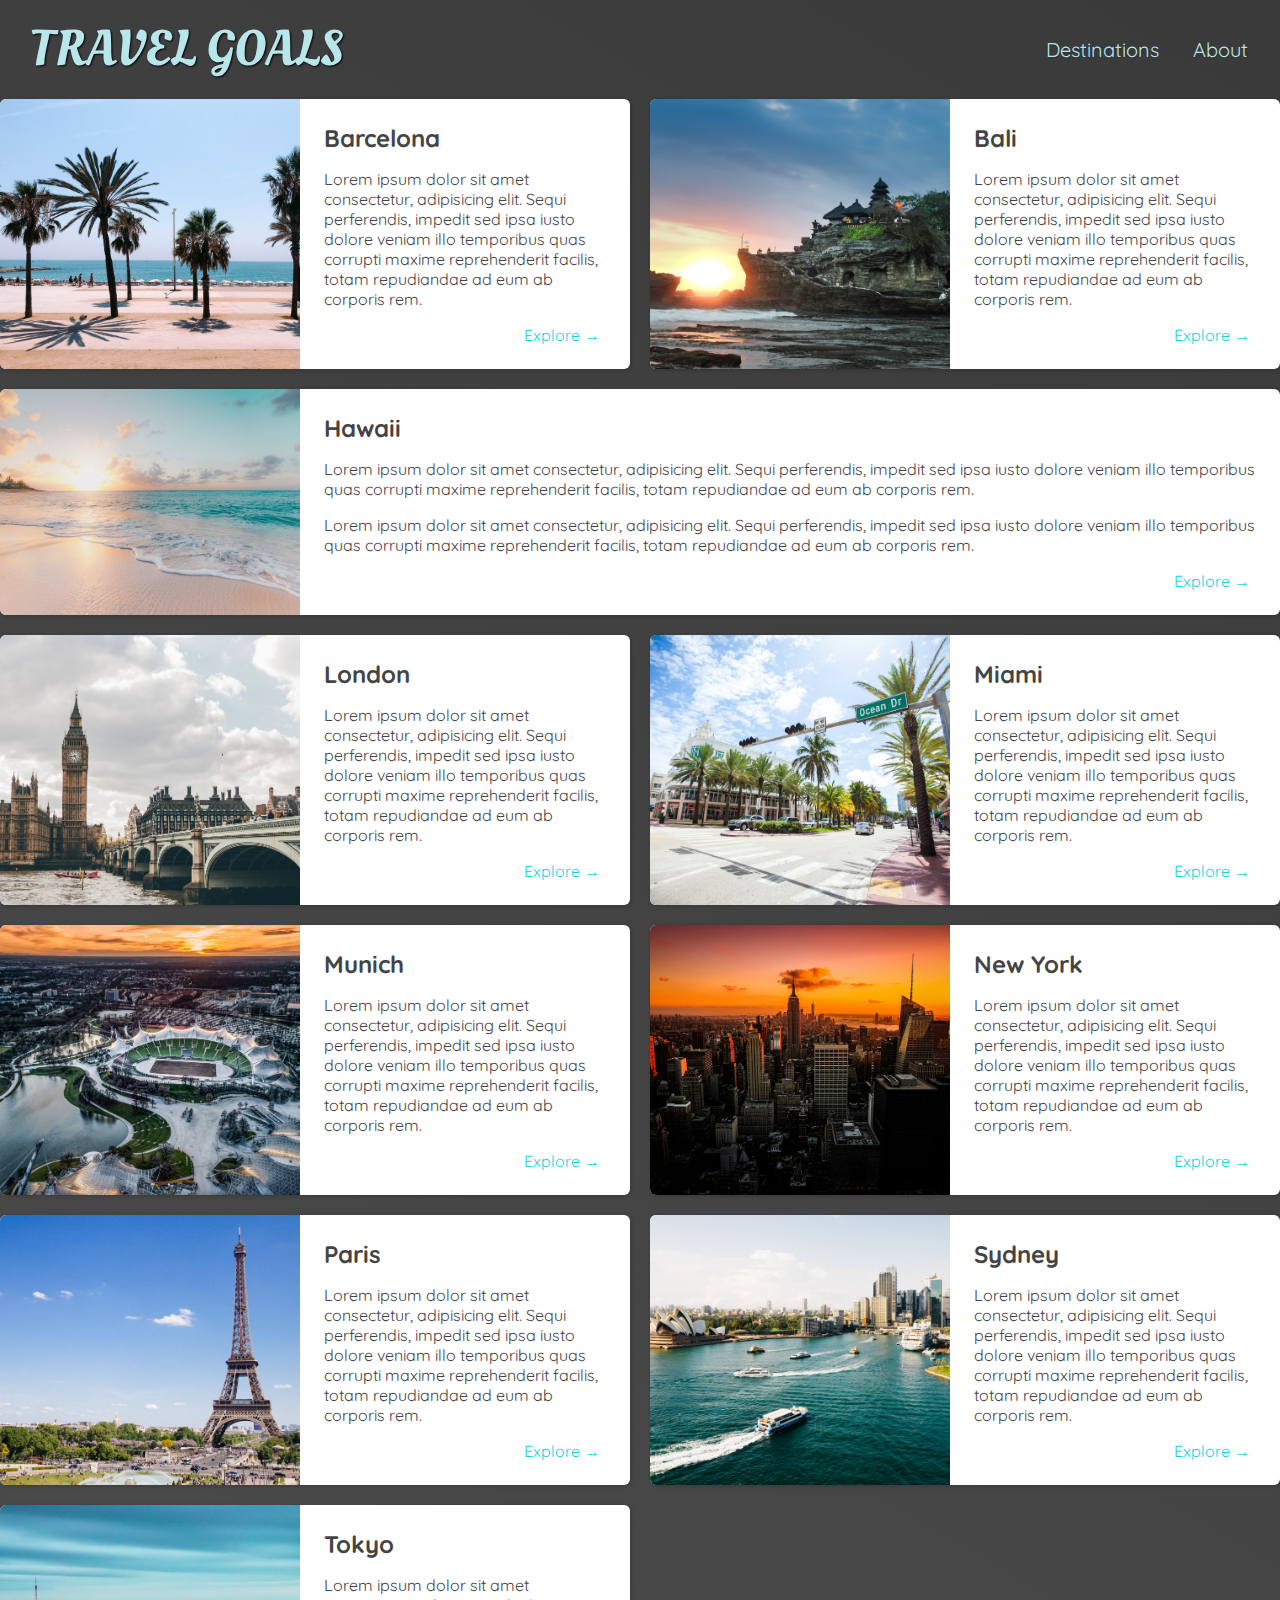
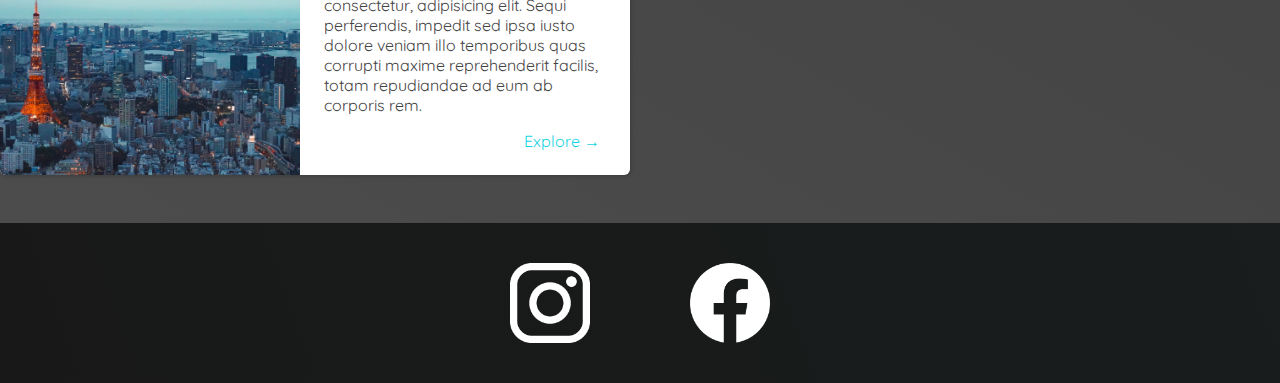
<file: places.html>
<!DOCTYPE html>
<html lang="en">
<head>
    <meta charset="UTF-8">
    <link
      href="https://fonts.googleapis.com/css2?family=Raleway:wght@700&family=Oleo+Script:wght@700&family=Quicksand:wght@300;500;700&display=swap"
      rel="stylesheet"
    />
    <link rel="stylesheet" href="shared.css">
    <link rel="stylesheet" href="places.css">
    <title>Travel Goals</title>
</head>
<body>
    <header>
        <div id="page-logo">
            <a href="index.html">Travel Goals</a>
        </div>
        <nav>
            <ul>
                <li><a href="places.html">Destinations</a></li>
                <li><a href="about.html">About</a></li>
            </ul>
        </nav>
    </header>
    <main>
        <ul>
            <li>
                <img src="./images/cities/barcelona.jpg" alt="City of Barcelona">
                <div class="item-content">
                    <div>
                        <h2>Barcelona</h2>
                        <p>
                            Lorem ipsum dolor sit amet consectetur, adipisicing elit. Sequi perferendis, impedit sed ipsa iusto dolore veniam illo temporibus quas corrupti maxime reprehenderit facilis, totam repudiandae ad eum ab corporis rem.
                        </p>
                    </div>
                    <div class="actions">
                        <a href="https://en.wikipedia.org/wiki/Barcelona", target="_blank">Explore &#x2192</a>
                    </div>
                </div>    
            </li>
            <li>
                <img src="./images/cities/bali.jpg" alt="City of bali">
                <div class="item-content">
                    <div>
                        <h2>Bali</h2>
                        <p>
                            Lorem ipsum dolor sit amet consectetur, adipisicing elit. Sequi perferendis, impedit sed ipsa iusto dolore veniam illo temporibus quas corrupti maxime reprehenderit facilis, totam repudiandae ad eum ab corporis rem.
                        </p>
                    </div>
                    <div class="actions">
                        <a href="https://en.wikipedia.org/wiki/Bali", target="_blank">Explore &#x2192</a>
                    </div>
                </div>    
            </li>
            <li>
                <img src="./images/cities/hawaii.jpg" alt="City of hawaii">
                <div class="item-content">
                    <div>
                        <h2>Hawaii</h2>
                        <p>
                            Lorem ipsum dolor sit amet consectetur, adipisicing elit. Sequi perferendis, impedit sed ipsa iusto dolore veniam illo temporibus quas corrupti maxime reprehenderit facilis, totam repudiandae ad eum ab corporis rem.
                        </p>
                        <p>
                            Lorem ipsum dolor sit amet consectetur, adipisicing elit. Sequi perferendis, impedit sed ipsa iusto dolore veniam illo temporibus quas corrupti maxime reprehenderit facilis, totam repudiandae ad eum ab corporis rem.
                        </p>
                    </div>
                    <div class="actions">
                        <a href="https://en.wikipedia.org/wiki/Hawaii", target="_blank">Explore &#x2192</a>
                    </div>
                </div>    
            </li>
            <li>
                <img src="./images/cities/london.jpg" alt="City of london">
                <div class="item-content">
                    <div>
                        <h2>London</h2>
                        <p>
                            Lorem ipsum dolor sit amet consectetur, adipisicing elit. Sequi perferendis, impedit sed ipsa iusto dolore veniam illo temporibus quas corrupti maxime reprehenderit facilis, totam repudiandae ad eum ab corporis rem.
                        </p>
                    </div>
                    <div class="actions">
                        <a href="https://en.wikipedia.org/wiki/London", target="_blank">Explore &#x2192</a>
                    </div>
                </div>    
            </li>
            <li>
                <img src="./images/cities/miami.jpg" alt="City of miami">
                <div class="item-content">
                    <div>
                        <h2>Miami</h2>
                        <p>
                            Lorem ipsum dolor sit amet consectetur, adipisicing elit. Sequi perferendis, impedit sed ipsa iusto dolore veniam illo temporibus quas corrupti maxime reprehenderit facilis, totam repudiandae ad eum ab corporis rem.
                        </p>
                    </div>
                    <div class="actions">
                        <a href="https://en.wikipedia.org/wiki/Miami", target="_blank">Explore &#x2192</a>
                    </div>
                </div>    
            </li>
            <li>
                <img src="./images/cities/munich.jpg" alt="City of munich">
                <div class="item-content">
                    <div>
                        <h2>Munich</h2>
                        <p>
                            Lorem ipsum dolor sit amet consectetur, adipisicing elit. Sequi perferendis, impedit sed ipsa iusto dolore veniam illo temporibus quas corrupti maxime reprehenderit facilis, totam repudiandae ad eum ab corporis rem.
                        </p>
                    </div>
                    <div class="actions">
                        <a href="https://en.wikipedia.org/wiki/Munich", target="_blank">Explore &#x2192</a>
                    </div>
                </div>    
            </li>
            <li>
                <img src="./images/cities/new-york-city.jpg" alt="City of new-york-city">
                <div class="item-content">
                    <div>
                        <h2>New York</h2>
                        <p>
                            Lorem ipsum dolor sit amet consectetur, adipisicing elit. Sequi perferendis, impedit sed ipsa iusto dolore veniam illo temporibus quas corrupti maxime reprehenderit facilis, totam repudiandae ad eum ab corporis rem.
                        </p>
                    </div>
                    <div class="actions">
                        <a href="https://en.wikipedia.org/wiki/New York", target="_blank">Explore &#x2192</a>
                    </div>
                </div>    
            </li>
            <li>
                <img src="./images/cities/paris.jpg" alt="City of Paris">
                <div class="item-content">
                    <div>
                        <h2>Paris</h2>
                        <p>
                            Lorem ipsum dolor sit amet consectetur, adipisicing elit. Sequi perferendis, impedit sed ipsa iusto dolore veniam illo temporibus quas corrupti maxime reprehenderit facilis, totam repudiandae ad eum ab corporis rem.
                        </p>
                    </div>
                    <div class="actions">
                        <a href="https://en.wikipedia.org/wiki/Paris", target="_blank">Explore &#x2192</a>
                    </div>
                </div>    
            </li>
            <li>
                <img src="./images/cities/sydney.jpg" alt="City of sydney">
                <div class="item-content">
                    <div>
                        <h2>Sydney</h2>
                        <p>
                            Lorem ipsum dolor sit amet consectetur, adipisicing elit. Sequi perferendis, impedit sed ipsa iusto dolore veniam illo temporibus quas corrupti maxime reprehenderit facilis, totam repudiandae ad eum ab corporis rem.
                        </p>
                    </div>
                    <div class="actions">
                        <a href="https://en.wikipedia.org/wiki/Sydney", target="_blank">Explore &#x2192</a>
                    </div>
                </div>    
            </li>
            <li>
                <img src="./images/cities/tokyo.jpg" alt="City of Tokyo">
                <div class="item-content">
                    <div>
                        <h2>Tokyo</h2>
                        <p>
                            Lorem ipsum dolor sit amet consectetur, adipisicing elit. Sequi perferendis, impedit sed ipsa iusto dolore veniam illo temporibus quas corrupti maxime reprehenderit facilis, totam repudiandae ad eum ab corporis rem.
                        </p>
                    </div>
                    <div class="actions">
                        <a href="https://en.wikipedia.org/wiki/Tokyo", target="_blank">Explore &#x2192</a>
                    </div>
                </div>    
            </li>
        </ul>
    </main>
    <footer>
        <ul>
            <li>
                <a href="https://www.intagram.com", target="_blank">
                    <img src="./images/icons/insta.png" alt="Instagram logo">
                </a>
            </li>
            <li>
                <a href="https://www.facebook.com", target="_blank">
                    <img src="./images/icons/facebook.png" alt="Facebook logo">
                </a>
            </li>
        </ul>
    </footer>
    
</body>
</html>
</file>
<file: shared.css>
body {
    font-family: "Quicksand", sans-serif;
    margin: 0;
}

ul {
    list-style: none;
    margin: 0;
    padding: 0;
}

header {
    display: flex;
    justify-content: space-between;
    align-items: center;
    padding: 15px 20px;
    position: absolute;
    width: 100%;
    box-sizing: border-box;
}

#page-logo a {
    padding: 10px;
    font-family: "Oleo Script", sans-serif;
    color: rgb(245, 243,160);
    font-size: 50px;
    text-decoration: none;
    text-transform: uppercase;
    text-shadow: 1px 1px 2px rgb(0, 0, 0);
}

header ul {
    display: flex;
}

header li {
    margin-left: 10px;
}

header a {
    color: rgb(255, 251, 0);
    text-decoration: none;
    font-size: 20px;
    padding: 12px;
    text-shadow: 1px 1px 2px rgba(0, 0, 0, 0.2);
    border-radius: 6px;
}

header nav a:hover {
    color: rgb(77, 77, 77);
    background-color: rgb(255, 251, 0);
}

footer {
    background: linear-gradient(70deg, rgb(24, 24, 24), rgb(25, 29, 29));
}

footer li {
    width: 80px;
    height: 80px;
    margin: 0 50px;
}

footer ul {
    display: flex;
    justify-content: center;
    padding: 40px;
}

footer img {
    width: 100%;
    height: 100%;
}
</file>
<file: places.css>
body {
    background: linear-gradient(30deg, rgb(77, 77, 77), rgb(58, 58, 58));
    color: rgb(68, 68, 68);
} 

#page-logo a {
    color: rgb(183, 230, 235);
}

header a {
    color: rgb(183, 230, 235);
}

header {
    position: static;
}

header nav a:hover {
    background-color: rgb(183, 230, 235);
    color: rgb(59, 59, 59);
}

main ul {
    width: 100%;
    margin: 0 auto 48px auto;
    display: grid;
    grid-template-columns: 1fr 1fr;
    gap: 20px 20px;
}

main ul li:nth-of-type(3) {
    grid-column: 1 / span 2;
}

main li {
    display: flex;
    background-color: white;
    box-shadow: 1px 1px 4px rgb(0, 0, 0, 0.2);
    border-radius: 6px;
    overflow: hidden;
}

main li img {
    width: 300px;
    height: 100%;
    object-fit: cover;
}

.item-content {
    padding: 24px;
    display: flex;
    flex-direction: column;
    justify-content: space-between;
}

.item-content h2 {
    margin: 0;
}

.actions {
    text-align: right;
}

.actions a {
    text-decoration: none;
    padding: 6px;
    color: rgb(22, 211, 228);
    border-radius: 5px;
}

.actions a:hover {
    background-color: rgb(235, 253, 255);
}
</file>
